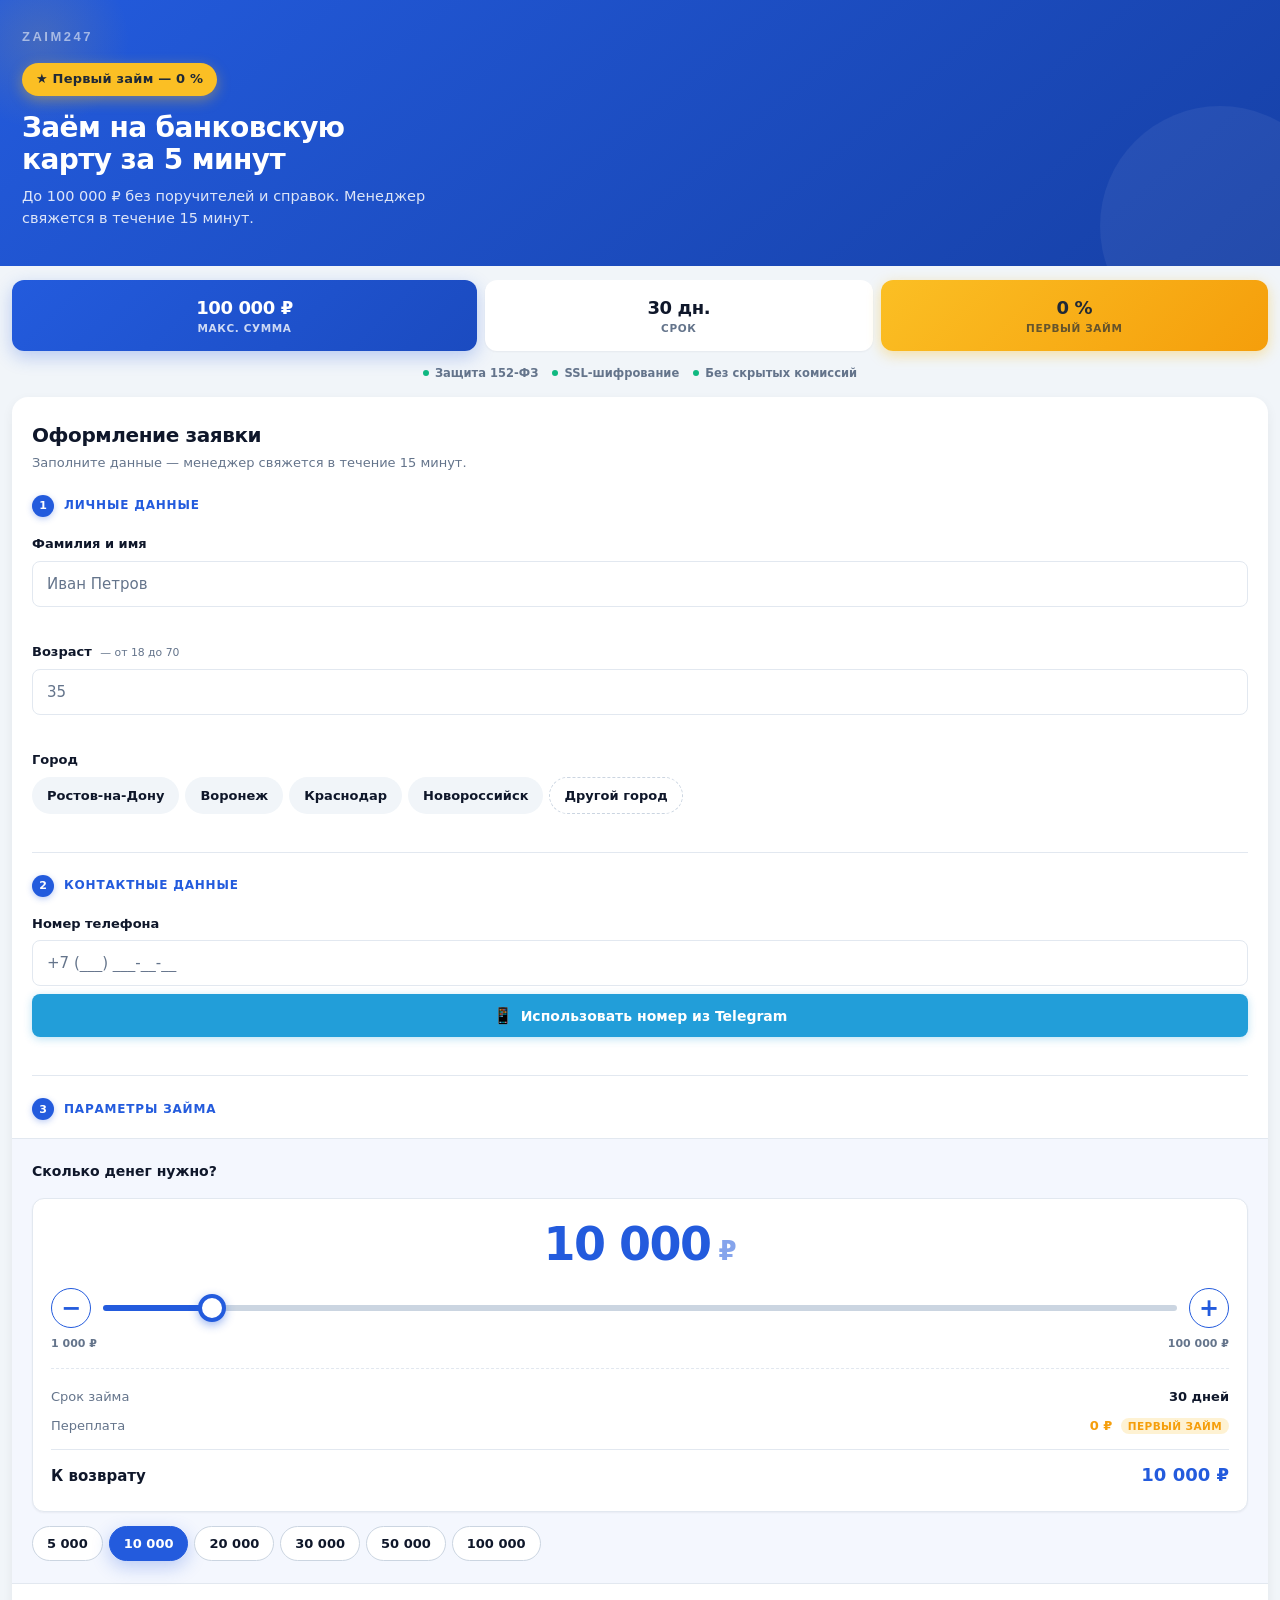
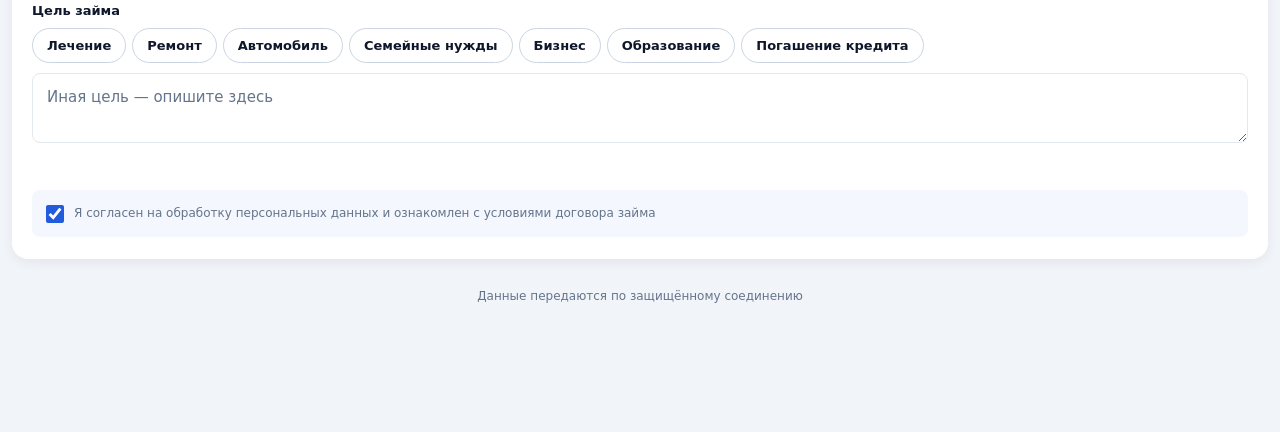
<file: index.html>
<!DOCTYPE html>
<html lang="ru">
<head>
  <meta charset="UTF-8">
  <meta name="viewport" content="width=device-width, initial-scale=1.0, maximum-scale=1.0, user-scalable=no, viewport-fit=cover">
  <meta name="theme-color" content="#235BDD">
  <title>ZAIM247 — Микрозайм онлайн</title>
  <link rel="stylesheet" href="styles.css?v=20260702b">
  <script src="https://telegram.org/js/telegram-web-app.js"></script>
</head>
<body>
  <header class="hero">
    <div class="hero__logo">ZAIM247</div>
    <div class="hero__badge">★ Первый займ — 0&nbsp;%</div>
    <h1 class="hero__title">Заём на банковскую<br>карту за 5 минут</h1>
    <p class="hero__subtitle">До 100 000 ₽ без поручителей и справок. Менеджер свяжется в течение 15 минут.</p>
  </header>

  <section class="stats">
    <div class="stat stat--hero">
      <div class="stat__value">100 000 ₽</div>
      <div class="stat__label">макс. сумма</div>
    </div>
    <div class="stat">
      <div class="stat__value">30 дн.</div>
      <div class="stat__label">срок</div>
    </div>
    <div class="stat stat--accent">
      <div class="stat__value">0 %</div>
      <div class="stat__label">первый займ</div>
    </div>
  </section>

  <section class="trust-strip">
    <div class="trust-item"><span class="trust-item__dot"></span>Защита 152-ФЗ</div>
    <div class="trust-item"><span class="trust-item__dot"></span>SSL-шифрование</div>
    <div class="trust-item"><span class="trust-item__dot"></span>Без скрытых комиссий</div>
  </section>

  <form id="loanForm" class="form" novalidate autocomplete="on">
    <h2 class="form__title">Оформление заявки</h2>
    <p class="form__subtitle">Заполните данные — менеджер свяжется в течение 15 минут.</p>

    <div class="form__section">
      <div class="form__section-title">
        <span class="form__section-num">1</span>
        Личные данные
      </div>

      <div class="field">
        <label for="fullName">Фамилия и имя</label>
        <input id="fullName" name="full_name" type="text" placeholder="Иван Петров" autocomplete="name" required>
        <span class="error" data-for="fullName"></span>
      </div>

      <div class="field">
        <label for="age">Возраст <small>— от 18 до 70</small></label>
        <input id="age" name="age" type="tel" inputmode="numeric" maxlength="2" placeholder="35" required>
        <span class="error" data-for="age"></span>
      </div>

      <div class="field">
        <label>Город</label>
        <div class="chips chips--city">
          <button type="button" class="chip-city" data-city="Ростов-на-Дону">Ростов-на-Дону</button>
          <button type="button" class="chip-city" data-city="Воронеж">Воронеж</button>
          <button type="button" class="chip-city" data-city="Краснодар">Краснодар</button>
          <button type="button" class="chip-city" data-city="Новороссийск">Новороссийск</button>
          <button type="button" class="chip-city chip-city--other" data-city="__other__">Другой город</button>
        </div>
        <input id="cityOther" type="text" placeholder="Введите название города" class="city-other-input" style="display:none">
        <span class="error" data-for="city"></span>
      </div>
    </div>

    <div class="form__section">
      <div class="form__section-title">
        <span class="form__section-num">2</span>
        Контактные данные
      </div>

      <div class="field">
        <label for="phone">Номер телефона</label>
        <input id="phone" name="phone" type="tel" inputmode="tel" placeholder="+7 (___) ___-__-__" autocomplete="tel" required>
        <button type="button" id="tgPhoneBtn" class="tg-phone-btn">
          <span class="tg-phone-btn__icon">📱</span>
          <span>Использовать номер из Telegram</span>
        </button>
        <span class="error" data-for="phone"></span>
      </div>
    </div>

    <div class="form__section form__section--last">
      <div class="form__section-title">
        <span class="form__section-num">3</span>
        Параметры займа
      </div>

      <div class="field field--amount">
        <label>Сколько денег нужно?</label>

        <div class="amount-card">
          <div class="amount-display">
            <span id="amountValue">10 000</span>
            <span class="amount-display__currency">₽</span>
          </div>

          <div class="slider-row">
            <button type="button" class="step-btn" data-step="-1000" aria-label="Уменьшить">−</button>
            <input id="amountSlider" type="range" min="1000" max="100000" step="1000" value="10000" class="slider">
            <button type="button" class="step-btn" data-step="1000" aria-label="Увеличить">+</button>
          </div>

          <div class="slider-range">
            <span>1 000 ₽</span>
            <span>100 000 ₽</span>
          </div>

          <div class="amount-summary">
            <div class="amount-row">
              <span>Срок займа</span>
              <strong>30 дней</strong>
            </div>
            <div class="amount-row amount-row--accent">
              <span>Переплата</span>
              <strong>0 ₽ <span class="amount-row__hint">первый займ</span></strong>
            </div>
            <div class="amount-row amount-row--total">
              <span>К возврату</span>
              <strong id="amountReturn">10 000 ₽</strong>
            </div>
          </div>
        </div>

        <div class="chips">
          <button type="button" class="chip" data-amount="5000">5 000</button>
          <button type="button" class="chip" data-amount="10000">10 000</button>
          <button type="button" class="chip" data-amount="20000">20 000</button>
          <button type="button" class="chip" data-amount="30000">30 000</button>
          <button type="button" class="chip" data-amount="50000">50 000</button>
          <button type="button" class="chip" data-amount="100000">100 000</button>
        </div>
      </div>

      <div class="field">
        <label>Цель займа</label>
        <div class="chips chips--purpose">
          <button type="button" class="chip-purpose" data-purpose="Лечение">Лечение</button>
          <button type="button" class="chip-purpose" data-purpose="Ремонт">Ремонт</button>
          <button type="button" class="chip-purpose" data-purpose="Автомобиль">Автомобиль</button>
          <button type="button" class="chip-purpose" data-purpose="Семейные нужды">Семейные нужды</button>
          <button type="button" class="chip-purpose" data-purpose="Развитие бизнеса">Бизнес</button>
          <button type="button" class="chip-purpose" data-purpose="Образование">Образование</button>
          <button type="button" class="chip-purpose" data-purpose="Погашение кредита">Погашение кредита</button>
        </div>
        <textarea id="purpose" name="purpose" placeholder="Иная цель — опишите здесь" rows="2" maxlength="200"></textarea>
        <span class="error" data-for="purpose"></span>
      </div>
    </div>

    <div class="consent">
      <input type="checkbox" id="consent" checked>
      <label for="consent">Я согласен на обработку персональных данных и ознакомлен с условиями договора займа</label>
    </div>
  </form>

  <section id="wheelScreen" class="wheel-screen" hidden>
    <h2 class="wheel-title">🎉 Заявка готова к отправке!</h2>
    <p class="wheel-subtitle">Пока менеджер обрабатывает заявку — крутите колесо и получите бонус</p>

    <div id="wheelWrap" class="wheel-wrap">
      <div class="wheel-pointer"></div>
      <div id="wheel" class="wheel">
        <span class="wheel__label" style="transform: rotate(30deg);">Месяц без %</span>
        <span class="wheel__label" style="transform: rotate(90deg);">−50% комиссия</span>
        <span class="wheel__label" style="transform: rotate(150deg);">Приоритет заявки</span>
        <span class="wheel__label" style="transform: rotate(210deg);">Скидка менеджера</span>
        <span class="wheel__label" style="transform: rotate(270deg);">+5 дней бесплатно</span>
        <span class="wheel__label" style="transform: rotate(330deg);">Удача в другой раз</span>
      </div>
      <div class="wheel__hub">🎁</div>
    </div>

    <button type="button" id="spinBtn" class="spin-btn">🎡 Крутить колесо</button>
    <div id="prizeResult" class="prize-result" hidden></div>
    <button type="button" id="finalSubmitBtn" class="wheel-final-btn" hidden>Отправить заявку</button>
    <button type="button" id="skipWheelBtn" class="wheel-skip">Пропустить и отправить заявку</button>
  </section>

  <footer class="footer">
    <p>Данные передаются по защищённому соединению</p>
  </footer>

  <script src="app.js?v=20260702b"></script>
</body>
</html>
</file>
<file: styles.css>
:root {
  --brand: #235BDD;
  --brand-dark: #1B4BC0;
  --brand-darker: #1640A6;
  --brand-light: #E8EFFB;
  --brand-soft: #F4F7FE;
  --accent: #FBBF24;
  --accent-dark: #F59E0B;
  --bg: var(--tg-theme-bg-color, #F1F5F9);
  --card: var(--tg-theme-secondary-bg-color, #FFFFFF);
  --text: var(--tg-theme-text-color, #0F172A);
  --muted: var(--tg-theme-hint-color, #64748B);
  --border: #E2E8F0;
  --border-strong: #CBD5E1;
  --destructive: #DC2626;
  --success: #10B981;
  --radius-sm: 8px;
  --radius: 12px;
  --radius-lg: 16px;
  --shadow-sm: 0 1px 2px rgba(15, 23, 42, 0.05);
  --shadow: 0 4px 12px rgba(15, 23, 42, 0.06);
  --shadow-md: 0 8px 24px rgba(15, 23, 42, 0.08);
  --shadow-brand: 0 6px 18px rgba(35, 91, 221, 0.28);
  --shadow-accent: 0 4px 14px rgba(251, 191, 36, 0.4);
}

* { box-sizing: border-box; margin: 0; padding: 0; }

html, body {
  font-family: -apple-system, BlinkMacSystemFont, "SF Pro Text", "Inter",
               "Helvetica Neue", "Segoe UI", Roboto, system-ui, sans-serif;
  background: var(--bg);
  color: var(--text);
  font-size: 15px;
  line-height: 1.45;
  -webkit-font-smoothing: antialiased;
  -webkit-tap-highlight-color: transparent;
}

body {
  padding-bottom: calc(110px + env(safe-area-inset-bottom));
  min-height: 100vh;
}

/* ─── Hero ────────────────────────────────── */
.hero {
  background: linear-gradient(140deg, var(--brand) 0%, var(--brand-darker) 100%);
  color: #FFFFFF;
  padding: calc(28px + env(safe-area-inset-top)) 22px 36px;
  position: relative;
  overflow: hidden;
}
.hero::before {
  content: "";
  position: absolute;
  top: -50px;
  left: -50px;
  width: 180px;
  height: 180px;
  background: radial-gradient(circle, rgba(251, 191, 36, 0.15) 0%, transparent 70%);
  pointer-events: none;
}
.hero::after {
  content: "";
  position: absolute;
  bottom: -80px;
  right: -60px;
  width: 240px;
  height: 240px;
  background: rgba(255, 255, 255, 0.06);
  border-radius: 50%;
  pointer-events: none;
}
.hero__logo {
  font-family: -apple-system, "SF Pro Display", "Inter", sans-serif;
  font-weight: 800;
  font-size: 13px;
  letter-spacing: 2.5px;
  color: rgba(255, 255, 255, 0.55);
  margin-bottom: 16px;
  text-transform: uppercase;
  position: relative;
  z-index: 1;
}
.hero__badge {
  display: inline-flex;
  align-items: center;
  gap: 6px;
  background: var(--accent);
  color: #1F2937;
  padding: 7px 14px;
  border-radius: 999px;
  font-weight: 800;
  font-size: 13px;
  letter-spacing: 0.2px;
  margin-bottom: 16px;
  box-shadow: var(--shadow-accent);
  position: relative;
  z-index: 1;
}
.hero__title {
  font-size: 28px;
  font-weight: 800;
  line-height: 1.15;
  margin-bottom: 10px;
  letter-spacing: -0.6px;
  position: relative;
  z-index: 1;
}
.hero__subtitle {
  font-size: 14.5px;
  font-weight: 400;
  color: rgba(255, 255, 255, 0.85);
  line-height: 1.5;
  position: relative;
  z-index: 1;
  max-width: 420px;
}

/* ─── Stats Strip ─────────────────────────── */
.stats {
  display: grid;
  grid-template-columns: 1.2fr 1fr 1fr;
  gap: 8px;
  padding: 14px 12px 0;
}
.stat {
  background: var(--card);
  padding: 18px 8px 14px;
  text-align: center;
  border-radius: var(--radius);
  box-shadow: var(--shadow-sm);
  position: relative;
  transition: transform 0.15s;
  display: flex;
  flex-direction: column;
  justify-content: center;
}
.stat:active { transform: scale(0.97); }
.stat__value {
  font-size: 18px;
  font-weight: 800;
  color: var(--text);
  font-variant-numeric: tabular-nums;
  letter-spacing: -0.4px;
  margin-bottom: 4px;
  line-height: 1.1;
}
.stat__label {
  font-size: 10.5px;
  font-weight: 600;
  color: var(--muted);
  text-transform: uppercase;
  letter-spacing: 0.6px;
}
.stat--hero {
  background: linear-gradient(135deg, var(--brand) 0%, var(--brand-dark) 100%);
  color: #FFFFFF;
  box-shadow: var(--shadow-brand);
}
.stat--hero .stat__value { color: #FFFFFF; }
.stat--hero .stat__label { color: rgba(255, 255, 255, 0.78); }
.stat--accent {
  background: linear-gradient(135deg, var(--accent) 0%, var(--accent-dark) 100%);
  color: #1F2937;
  box-shadow: var(--shadow-accent);
}
.stat--accent .stat__value { color: #1F2937; }
.stat--accent .stat__label { color: rgba(31, 41, 55, 0.68); }

/* ─── Trust Strip ─────────────────────────── */
.trust-strip {
  display: flex;
  justify-content: center;
  gap: 14px;
  padding: 14px 12px 4px;
  flex-wrap: wrap;
}
.trust-item {
  display: inline-flex;
  align-items: center;
  gap: 6px;
  font-size: 11.5px;
  color: var(--muted);
  font-weight: 600;
  white-space: nowrap;
}
.trust-item__dot {
  width: 6px;
  height: 6px;
  border-radius: 50%;
  background: var(--success);
  flex-shrink: 0;
}

/* ─── Form ────────────────────────────────── */
.form {
  background: var(--card);
  margin: 12px;
  padding: 24px 20px 22px;
  border-radius: var(--radius-lg);
  box-shadow: var(--shadow);
}
.form__title {
  font-size: 20px;
  font-weight: 800;
  margin-bottom: 4px;
  color: var(--text);
  letter-spacing: -0.4px;
}
.form__subtitle {
  font-size: 13px;
  color: var(--muted);
  margin-bottom: 22px;
  font-weight: 500;
  line-height: 1.45;
}

/* ─── Form Sections ───────────────────────── */
.form__section {
  padding-bottom: 18px;
  margin-bottom: 22px;
  border-bottom: 1px solid var(--border);
}
.form__section--last {
  border-bottom: 0;
  margin-bottom: 6px;
  padding-bottom: 0;
}
.form__section-title {
  display: flex;
  align-items: center;
  gap: 10px;
  font-size: 12px;
  font-weight: 700;
  text-transform: uppercase;
  letter-spacing: 0.8px;
  color: var(--brand);
  margin-bottom: 18px;
}
.form__section-num {
  display: inline-grid;
  place-items: center;
  width: 22px;
  height: 22px;
  border-radius: 50%;
  background: var(--brand);
  color: #FFFFFF;
  font-size: 11px;
  font-weight: 800;
  letter-spacing: 0;
  box-shadow: 0 2px 6px rgba(35, 91, 221, 0.3);
}

.field { margin-bottom: 16px; }
.field:last-child { margin-bottom: 0; }
.field label {
  display: block;
  font-size: 13px;
  font-weight: 600;
  margin-bottom: 7px;
  color: var(--text);
}
.field label small {
  font-weight: 500;
  color: var(--muted);
  margin-left: 4px;
}

.field input[type="text"],
.field input[type="tel"],
.field textarea {
  width: 100%;
  padding: 13px 14px;
  border: 1.5px solid var(--border);
  border-radius: var(--radius-sm);
  background: var(--card);
  font-size: 15px;
  color: var(--text);
  font-family: inherit;
  font-weight: 500;
  transition: border-color 0.15s, box-shadow 0.15s;
  -webkit-appearance: none;
}
.field input::placeholder,
.field textarea::placeholder { color: var(--muted); font-weight: 400; }
.field input:focus,
.field textarea:focus {
  outline: none;
  border-color: var(--brand);
  box-shadow: 0 0 0 3px rgba(35, 91, 221, 0.12);
}
.field input.invalid,
.field textarea.invalid {
  border-color: var(--destructive);
  box-shadow: 0 0 0 3px rgba(220, 38, 38, 0.1);
}
.field textarea {
  resize: vertical;
  min-height: 64px;
  line-height: 1.4;
}
.error {
  display: block;
  font-size: 12px;
  color: var(--destructive);
  margin-top: 6px;
  min-height: 14px;
  font-weight: 500;
}
.hint {
  display: flex;
  align-items: center;
  gap: 5px;
  font-size: 12px;
  color: var(--muted);
  margin-top: 8px;
  font-weight: 500;
}

/* ─── Telegram phone button ───────────────── */
.tg-phone-btn {
  display: flex;
  align-items: center;
  justify-content: center;
  gap: 8px;
  width: 100%;
  margin-top: 8px;
  padding: 12px 14px;
  background: #229ED9;
  color: #FFFFFF;
  border: none;
  border-radius: var(--radius-sm);
  font-size: 14px;
  font-weight: 600;
  cursor: pointer;
  font-family: inherit;
  transition: all 0.15s;
  box-shadow: 0 2px 8px rgba(34, 158, 217, 0.3);
}
.tg-phone-btn:hover { background: #1B8AC0; }
.tg-phone-btn:active { transform: scale(0.98); }
.tg-phone-btn--success {
  background: var(--success);
  pointer-events: none;
}
.tg-phone-btn__icon { font-size: 16px; }

/* ─── Scan card button ────────────────────── */
.scan-btn {
  display: flex;
  align-items: center;
  justify-content: center;
  gap: 10px;
  width: 100%;
  margin-top: 10px;
  padding: 16px 18px;
  background: var(--brand-light);
  color: var(--brand);
  border: 2px dashed var(--brand);
  border-radius: var(--radius);
  font-size: 15px;
  font-weight: 700;
  cursor: pointer;
  font-family: inherit;
  transition: all 0.18s;
  letter-spacing: -0.1px;
  min-height: 54px;
}
.scan-btn:hover {
  background: var(--brand);
  color: #FFFFFF;
  border-style: solid;
  box-shadow: var(--shadow-brand);
}
.scan-btn:active { transform: scale(0.98); }
.scan-btn--disabled {
  opacity: 0.7;
  cursor: wait;
  pointer-events: none;
}

/* ─── City chips ──────────────────────────── */
.chips--city { margin-bottom: 6px; }
.chip-city {
  background: var(--bg);
  border: 1.5px solid transparent;
  padding: 10px 14px;
  border-radius: 999px;
  font-size: 13px;
  font-weight: 600;
  color: var(--text);
  cursor: pointer;
  transition: all 0.15s;
  font-family: inherit;
}
.chip-city:hover { background: var(--brand-light); }
.chip-city.active {
  background: var(--brand);
  color: #FFFFFF;
  border-color: var(--brand);
  box-shadow: var(--shadow-brand);
}
.chip-city:active { transform: scale(0.97); }
.chip-city--other { border: 1.5px dashed var(--border-strong); background: transparent; }
.chip-city--other:hover { border-color: var(--brand); background: var(--brand-light); }
.city-other-input { margin-top: 10px; }

/* ─── Amount Card (HIGHLIGHT block) ───────── */
.field--amount {
  background: var(--brand-soft);
  margin: 0 -20px 18px;
  padding: 22px 20px;
  border-top: 1px solid var(--border);
  border-bottom: 1px solid var(--border);
}
.field--amount > label {
  font-size: 14px;
  color: var(--text);
  margin-bottom: 16px;
  font-weight: 700;
}

.amount-card {
  background: #FFFFFF;
  border-radius: var(--radius);
  padding: 22px 18px 18px;
  box-shadow: var(--shadow-sm);
  border: 1px solid var(--border);
}

.amount-display {
  display: flex;
  align-items: baseline;
  justify-content: center;
  gap: 8px;
  margin-bottom: 18px;
  font-variant-numeric: tabular-nums;
}
.amount-display span:first-child {
  font-size: 46px;
  font-weight: 800;
  color: var(--brand);
  letter-spacing: -1.5px;
  line-height: 1;
}
.amount-display__currency {
  font-size: 26px;
  font-weight: 700;
  color: var(--brand);
  opacity: 0.55;
}

.slider-row {
  display: grid;
  grid-template-columns: 40px 1fr 40px;
  gap: 12px;
  align-items: center;
  margin-bottom: 8px;
}
.step-btn {
  width: 40px;
  height: 40px;
  border-radius: 50%;
  border: 1.5px solid var(--brand);
  background: #FFFFFF;
  color: var(--brand);
  font-size: 24px;
  font-weight: 700;
  cursor: pointer;
  transition: all 0.15s;
  display: grid;
  place-items: center;
  padding: 0;
  line-height: 0;
  font-family: inherit;
}
.step-btn:hover {
  background: var(--brand);
  color: #FFFFFF;
  box-shadow: var(--shadow-brand);
}
.step-btn:active { transform: scale(0.92); }

.slider {
  -webkit-appearance: none;
  appearance: none;
  width: 100%;
  height: 6px;
  border-radius: 3px;
  background: linear-gradient(to right,
    var(--brand) var(--progress, 9%),
    var(--border-strong) var(--progress, 9%));
  outline: none;
  cursor: pointer;
}
.slider::-webkit-slider-thumb {
  -webkit-appearance: none;
  appearance: none;
  width: 28px;
  height: 28px;
  border-radius: 50%;
  background: #FFFFFF;
  border: 4px solid var(--brand);
  cursor: pointer;
  box-shadow: 0 3px 10px rgba(35, 91, 221, 0.45);
  transition: transform 0.1s;
}
.slider::-webkit-slider-thumb:active { transform: scale(1.15); }
.slider::-moz-range-thumb {
  width: 28px;
  height: 28px;
  border-radius: 50%;
  background: #FFFFFF;
  border: 4px solid var(--brand);
  cursor: pointer;
  box-shadow: 0 3px 10px rgba(35, 91, 221, 0.45);
}
.slider-range {
  display: flex;
  justify-content: space-between;
  font-size: 11px;
  color: var(--muted);
  margin-bottom: 16px;
  font-weight: 600;
  font-variant-numeric: tabular-nums;
}

.amount-summary {
  border-top: 1px dashed var(--border);
  padding-top: 14px;
  margin-top: 4px;
}
.amount-row {
  display: flex;
  justify-content: space-between;
  align-items: baseline;
  padding: 5px 0;
  font-size: 13px;
}
.amount-row > span { color: var(--muted); font-weight: 500; }
.amount-row > strong { color: var(--text); font-weight: 700; font-variant-numeric: tabular-nums; }
.amount-row--accent > strong { color: var(--accent-dark); }
.amount-row__hint {
  font-weight: 700;
  font-size: 10.5px;
  color: var(--accent-dark);
  background: rgba(251, 191, 36, 0.2);
  padding: 2px 7px;
  border-radius: 999px;
  margin-left: 4px;
  text-transform: uppercase;
  letter-spacing: 0.4px;
}
.amount-row--total {
  border-top: 1px solid var(--border);
  margin-top: 8px;
  padding-top: 12px;
  font-size: 15px;
}
.amount-row--total > span { color: var(--text); font-weight: 600; }
.amount-row--total > strong { font-size: 18px; color: var(--brand); font-weight: 800; }

.field--amount .chips { margin-top: 14px; gap: 6px; }

/* ─── Generic Chips ───────────────────────── */
.chips {
  display: flex;
  flex-wrap: wrap;
  gap: 6px;
}
.chip, .chip-purpose {
  background: var(--card);
  border: 1.5px solid var(--border-strong);
  padding: 9px 14px;
  border-radius: 999px;
  font-size: 13px;
  font-weight: 600;
  color: var(--text);
  cursor: pointer;
  transition: all 0.15s;
  font-family: inherit;
  font-variant-numeric: tabular-nums;
}
.chip:hover, .chip-purpose:hover {
  background: var(--brand-light);
  border-color: var(--brand);
}
.chip.active, .chip-purpose.active {
  background: var(--brand);
  color: #FFFFFF;
  border-color: var(--brand);
  box-shadow: var(--shadow-brand);
}
.chip:active, .chip-purpose:active { transform: scale(0.97); }
.chips--purpose { margin-bottom: 10px; }

/* ─── Consent ─────────────────────────────── */
.consent {
  display: flex;
  align-items: flex-start;
  gap: 10px;
  margin-top: 20px;
  padding: 14px;
  background: var(--brand-soft);
  border-radius: var(--radius-sm);
  font-size: 12px;
  color: var(--muted);
  line-height: 1.5;
}
.consent input[type="checkbox"] {
  width: 18px;
  height: 18px;
  flex-shrink: 0;
  margin-top: 1px;
  accent-color: var(--brand);
  cursor: pointer;
}
.consent label { font-weight: 500; cursor: pointer; }

/* ─── Footer ──────────────────────────────── */
.footer {
  text-align: center;
  font-size: 12px;
  color: var(--muted);
  padding: 16px;
  line-height: 1.6;
  font-weight: 500;
}

/* ─── Wheel screen ─────────────────────────── */
.wheel-screen {
  background: var(--card);
  margin: 12px;
  padding: 28px 20px 24px;
  border-radius: var(--radius-lg);
  box-shadow: var(--shadow);
  text-align: center;
}
.wheel-screen[hidden] { display: none; }
.wheel-title {
  font-size: 20px;
  font-weight: 800;
  margin-bottom: 6px;
  color: var(--text);
  letter-spacing: -0.4px;
}
.wheel-subtitle {
  font-size: 13px;
  color: var(--muted);
  margin-bottom: 24px;
  font-weight: 500;
  line-height: 1.45;
}
.wheel-wrap {
  position: relative;
  width: 260px;
  height: 260px;
  margin: 0 auto 22px;
  animation: wheelWrapPulse 2.2s ease-in-out infinite;
}
.wheel-wrap.is-spinning { animation: none; }
.wheel-wrap::before {
  content: "";
  position: absolute;
  inset: -14px;
  border-radius: 50%;
  background: radial-gradient(circle, rgba(255, 61, 129, 0.4) 0%, rgba(124, 58, 237, 0.18) 55%, transparent 75%);
  z-index: 0;
  animation: wheelGlowPulse 2.2s ease-in-out infinite;
}
.wheel-wrap.is-spinning::before { animation: none; opacity: 0.35; }
@keyframes wheelWrapPulse {
  0%, 100% { transform: scale(1); }
  50% { transform: scale(1.03); }
}
@keyframes wheelGlowPulse {
  0%, 100% { opacity: 0.55; transform: scale(0.94); }
  50% { opacity: 1; transform: scale(1.08); }
}
.wheel-pointer {
  position: absolute;
  top: -4px;
  left: 50%;
  transform: translateX(-50%);
  width: 0;
  height: 0;
  border-left: 12px solid transparent;
  border-right: 12px solid transparent;
  border-top: 20px solid #FFFFFF;
  z-index: 2;
  filter: drop-shadow(0 2px 5px rgba(0, 0, 0, 0.35));
}
.wheel {
  width: 100%;
  height: 100%;
  border-radius: 50%;
  position: relative;
  z-index: 1;
  background: conic-gradient(
    from 0deg,
    #FF3D81 0deg 60deg,
    #7C3AED 60deg 120deg,
    #10B981 120deg 180deg,
    #FF8A00 180deg 240deg,
    #EF4444 240deg 300deg,
    #14B8A6 300deg 360deg
  );
  box-shadow: 0 8px 30px rgba(124, 58, 237, 0.35), inset 0 0 0 6px #FFFFFF;
  transition: transform 4.2s cubic-bezier(0.17, 0.67, 0.13, 0.99);
}
.wheel__hub {
  position: absolute;
  top: 50%;
  left: 50%;
  width: 44px;
  height: 44px;
  margin: -22px 0 0 -22px;
  border-radius: 50%;
  background: #FFFFFF;
  box-shadow: 0 2px 8px rgba(15, 23, 42, 0.2);
  display: grid;
  place-items: center;
  font-size: 20px;
  z-index: 2;
  animation: hubPulse 1.3s ease-in-out infinite;
}
@keyframes hubPulse {
  0%, 100% { transform: scale(1); }
  50% { transform: scale(1.14); }
}
.wheel__label {
  position: absolute;
  top: 50%;
  left: 50%;
  width: 108px;
  height: 20px;
  margin-top: -10px;
  transform-origin: left center;
  font-size: 10.5px;
  font-weight: 800;
  color: #FFFFFF;
  text-align: right;
  padding-right: 16px;
  text-shadow: 0 1px 2px rgba(0, 0, 0, 0.25);
  line-height: 1.2;
}
.spin-btn {
  position: relative;
  overflow: hidden;
  width: 100%;
  padding: 16px 18px;
  background: linear-gradient(135deg, #FF3D81 0%, #FF8A00 100%);
  color: #FFFFFF;
  border: none;
  border-radius: var(--radius);
  font-size: 16.5px;
  font-weight: 800;
  cursor: pointer;
  font-family: inherit;
  box-shadow: 0 6px 20px rgba(255, 61, 129, 0.45);
  transition: transform 0.15s;
  animation: spinBtnPulse 1.7s ease-in-out infinite;
}
.spin-btn:active { transform: scale(0.98); }
.spin-btn:disabled { opacity: 0.6; cursor: default; animation: none; }
.spin-btn:disabled::after { display: none; }
.spin-btn[hidden] { display: none; }
.spin-btn::after {
  content: "";
  position: absolute;
  top: 0;
  left: -60%;
  width: 40%;
  height: 100%;
  background: linear-gradient(120deg, transparent, rgba(255, 255, 255, 0.6), transparent);
  transform: skewX(-20deg);
  animation: spinBtnShine 2.4s ease-in-out infinite;
}
@keyframes spinBtnPulse {
  0%, 100% { box-shadow: 0 6px 20px rgba(255, 61, 129, 0.45); transform: scale(1); }
  50% { box-shadow: 0 6px 28px rgba(255, 61, 129, 0.75); transform: scale(1.018); }
}
@keyframes spinBtnShine {
  0% { left: -60%; }
  55%, 100% { left: 130%; }
}
.prize-result {
  margin-top: 18px;
  padding: 14px 16px;
  background: linear-gradient(135deg, rgba(255, 61, 129, 0.12) 0%, rgba(124, 58, 237, 0.12) 100%);
  border: 1px solid rgba(124, 58, 237, 0.25);
  border-radius: var(--radius);
  font-size: 15px;
  font-weight: 700;
  color: #7C3AED;
}
.wheel-final-btn {
  width: 100%;
  margin-top: 16px;
  padding: 15px 18px;
  background: var(--brand);
  color: #FFFFFF;
  border: none;
  border-radius: var(--radius);
  font-size: 16px;
  font-weight: 800;
  cursor: pointer;
  font-family: inherit;
  box-shadow: var(--shadow-brand);
}
.wheel-final-btn[hidden] { display: none; }
.wheel-skip {
  display: inline-block;
  margin-top: 16px;
  font-size: 12.5px;
  color: var(--muted);
  font-weight: 600;
  text-decoration: underline;
  cursor: pointer;
  background: none;
  border: none;
  font-family: inherit;
}
.wheel-skip[hidden] { display: none; }

/* ─── Dark Theme ──────────────────────────── */
@media (prefers-color-scheme: dark) {
  :root {
    --bg: #0F172A;
    --card: #1E293B;
    --text: #F1F5F9;
    --muted: #94A3B8;
    --border: #334155;
    --border-strong: #475569;
    --brand-light: #1E3A8A;
    --brand-soft: #172554;
  }
  .field input,
  .field textarea { background: var(--bg); color: var(--text); }
  .field input:focus,
  .field textarea:focus { background: var(--card); }
  .chip, .chip-purpose, .chip-city { background: var(--bg); color: var(--text); }
  .amount-card { background: var(--card); }
  .step-btn { background: var(--card); }
  .scan-btn { background: var(--brand-light); color: #93C5FD; border-color: #93C5FD; }
  .scan-btn:hover { background: var(--brand); color: #FFFFFF; }
  .wheel__hub { background: var(--card); }
  .wheel { box-shadow: 0 8px 30px rgba(0, 0, 0, 0.4), inset 0 0 0 6px var(--card); }
}
</file>
